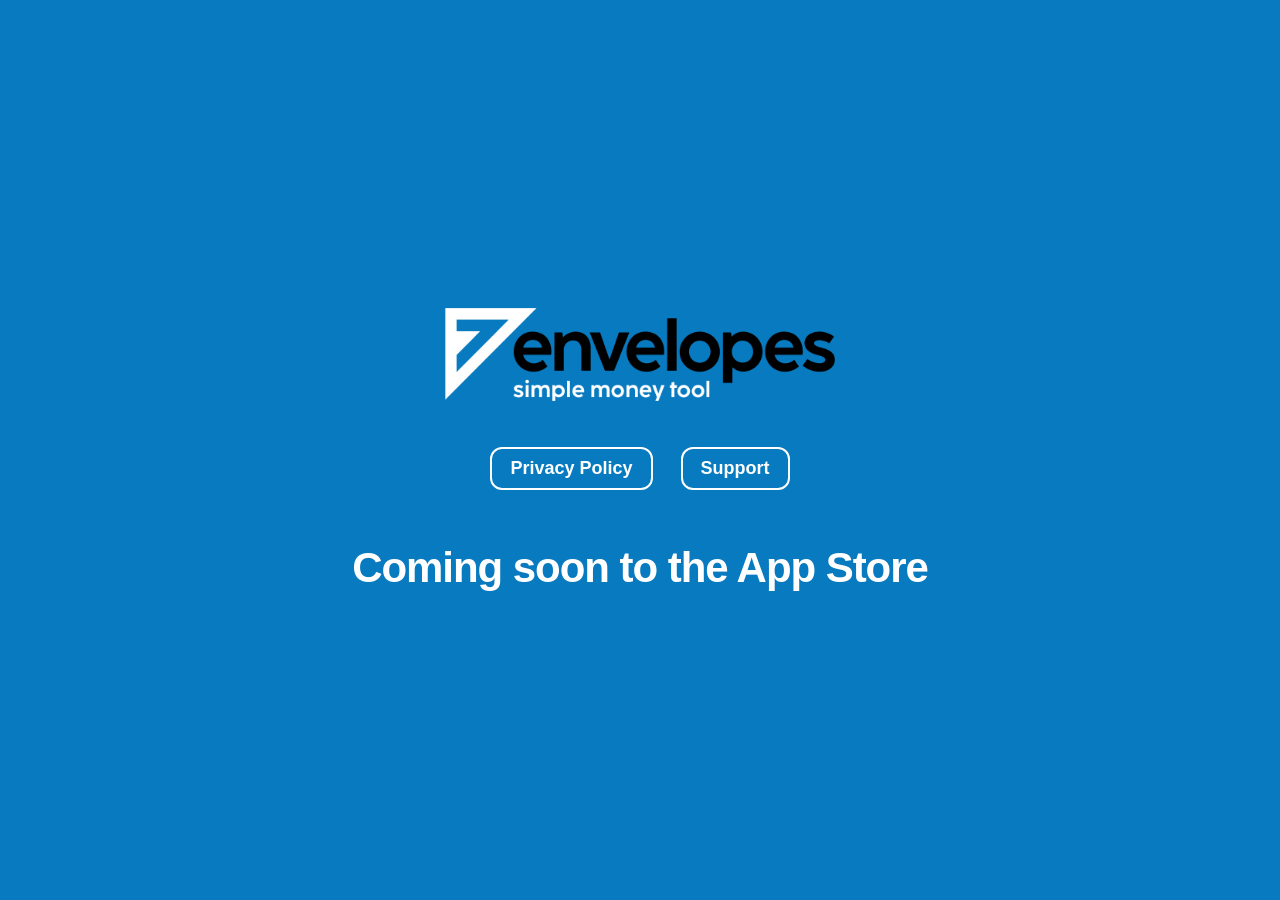
<file: index.html>
<!doctype html>
<html lang="en">
<head>
  <meta charset="utf-8">
  <meta name="viewport" content="width=device-width,initial-scale=1">
  <title>7envelopes</title>
  <meta name="description" content="A simple money tracker built around seven envelopes.">
  <link rel="stylesheet" href="/styles.css?v=4">
</head>
<body>
  <main class="home-shell">
    <div class="home-content">
      <img class="wordmark" src="/7envelopes_logo_white_tag2.png?v=2" alt="7envelopes — simple money tool">
      <nav class="home-links" aria-label="Information">
        <a class="outline-link" href="/privacy/">Privacy Policy</a>
        <a class="outline-link" href="/support/">Support</a>
      </nav>
      <p class="coming-soon">Coming soon to the App Store</p>
    </div>
  </main>
</body>
</html>
</file>
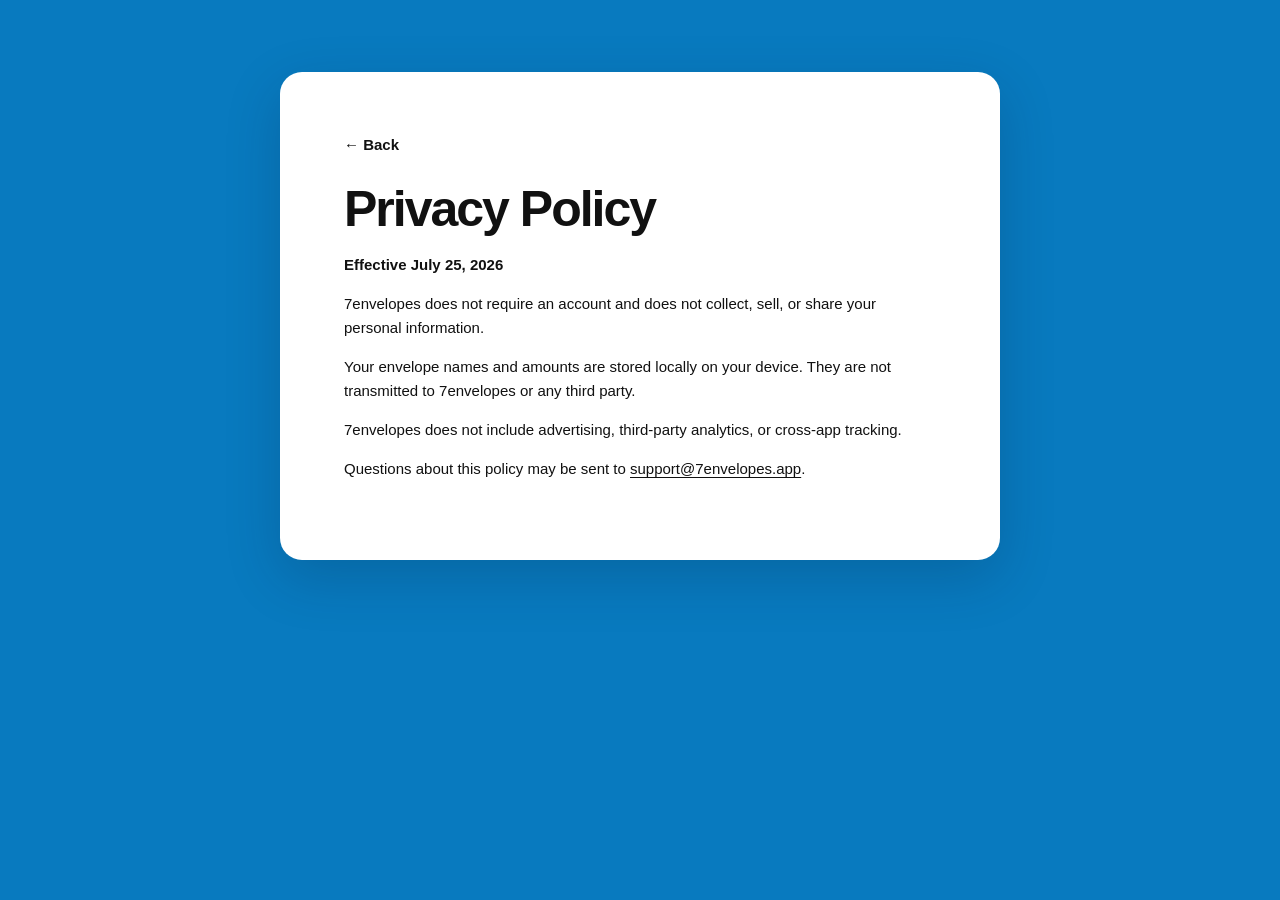
<file: privacy/index.html>
<!doctype html>
<html lang="en">
<head>
  <meta charset="utf-8">
  <meta name="viewport" content="width=device-width, initial-scale=1">
  <title>Privacy Policy | 7envelopes</title>
  <link rel="stylesheet" href="../styles.css?v=3">
</head>
<body>
  <main class="document-shell">
    <section class="document-card">
      <a class="back-link" href="../">← Back</a>
      <h1>Privacy Policy</h1>
      <p><strong>Effective July 25, 2026</strong></p>
      <p>7envelopes does not require an account and does not collect, sell, or share your personal information.</p>
      <p>Your envelope names and amounts are stored locally on your device. They are not transmitted to 7envelopes or any third party.</p>
      <p>7envelopes does not include advertising, third-party analytics, or cross-app tracking.</p>
      <p>Questions about this policy may be sent to <a href="mailto:support@7envelopes.app">support@7envelopes.app</a>.</p>
    </section>
  </main>
</body>
</html>
</file>
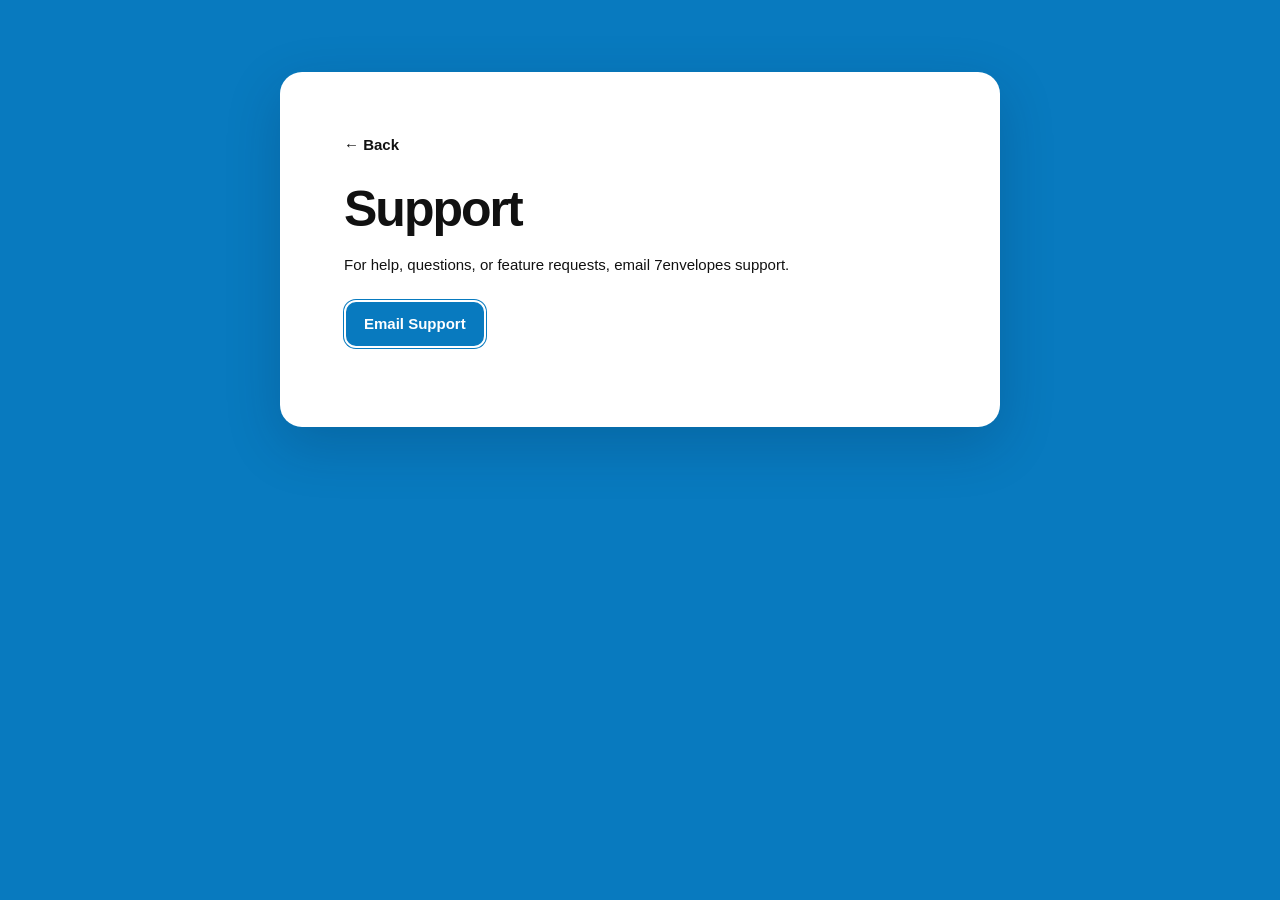
<file: support/index.html>
<!doctype html>
<html lang="en">
<head>
  <meta charset="utf-8">
  <meta name="viewport" content="width=device-width, initial-scale=1">
  <title>Support | 7envelopes</title>
  <link rel="stylesheet" href="../styles.css?v=3">
</head>
<body>
  <main class="document-shell">
    <section class="document-card">
      <a class="back-link" href="../">← Back</a>
      <h1>Support</h1>
      <p>For help, questions, or feature requests, email 7envelopes support.</p>
      <p><a class="support-action" href="mailto:support@7envelopes.app?subject=7envelopes%20Support">Email Support</a></p>
    </section>
  </main>
</body>
</html>
</file>
<file: styles.css>
:root{--blue:#087abf;--ink:#111;--paper:#fff}
*{box-sizing:border-box}
html,body{min-height:100%}
body{margin:0;color:var(--ink);background:var(--blue);font-family:-apple-system,BlinkMacSystemFont,"Segoe UI",sans-serif}
a{color:inherit}
.home-shell{min-height:100svh;display:grid;place-items:center;padding:32px 24px}
.home-content{width:min(720px,100%);text-align:center;color:#fff}
.wordmark{display:block;width:min(390px,66vw);height:auto;margin:0 auto 46px}
.home-links{display:flex;justify-content:center;align-items:center;gap:28px;font-size:clamp(14px,2.4vw,18px)}
.outline-link{display:inline-flex;align-items:center;justify-content:center;min-height:42px;padding:9px 18px;border:2px solid #fff;border-radius:12px;color:#fff;text-decoration:none;font-weight:650;transition:background-color .18s ease,color .18s ease}
.outline-link:hover,.outline-link:focus-visible{background:#fff;color:var(--blue)}
.coming-soon{margin:54px 0 0;font-size:clamp(24px,4.4vw,42px);font-weight:650;letter-spacing:-.025em}
.document-shell{min-height:100svh;padding:clamp(24px,6vw,72px) 20px;display:flex;align-items:flex-start;justify-content:center}
.document-card{width:min(720px,100%);margin:0 auto;padding:clamp(28px,6vw,64px);background:var(--paper);border-radius:22px;box-shadow:0 18px 55px rgba(0,32,54,.2)}
.document-card h1{margin:26px 0 6px;font-size:clamp(32px,6vw,50px);letter-spacing:-.04em}
.document-card h2{margin:32px 0 8px;font-size:19px}
.document-card p{font-size:15px;line-height:1.6}
.document-card a{text-underline-offset:3px}
.back-link{font-size:15px;font-weight:650;text-decoration:none}
.back-link:hover,.back-link:focus-visible{text-decoration:underline}
.effective-date{color:#5b6570;margin-top:0}
.support-action{display:inline-flex;align-items:center;justify-content:center;margin-top:8px;padding:10px 18px;border:2px solid #fff;border-radius:12px;background:var(--blue);color:#fff;text-decoration:none;font-weight:700;box-shadow:0 0 0 1px var(--blue)}
.support-action:hover,.support-action:focus-visible{background:#0569a6}
.support-form{display:grid;gap:18px;margin-top:28px}
.support-form label{display:grid;gap:8px;font-size:15px;font-weight:650}
.support-form input,.support-form textarea{width:100%;border:1px solid #aab4bc;border-radius:10px;padding:12px 13px;color:var(--ink);background:#fff;font:inherit}
.support-form textarea{resize:vertical}
.support-form input:focus,.support-form textarea:focus{outline:3px solid rgba(8,122,191,.24);border-color:var(--blue)}
.support-form button{justify-self:start;border:0;border-radius:999px;padding:12px 26px;color:#fff;background:var(--blue);font:inherit;font-weight:700;cursor:pointer}
.support-form button:hover{background:#0569a6}
.form-note{margin:-8px 0 0!important;color:#5b6570;font-size:13px!important}
@media(max-width:520px){
  .home-links{gap:26px}
  .outline-link{padding:8px 14px}
  .document-shell{padding:18px}
  .document-card{padding:28px 24px}
}
@media(prefers-reduced-motion:no-preference){
  .home-content{animation:settle .5s ease-out both}
  @keyframes settle{from{opacity:0;transform:translateY(8px)}}
}
</file>
